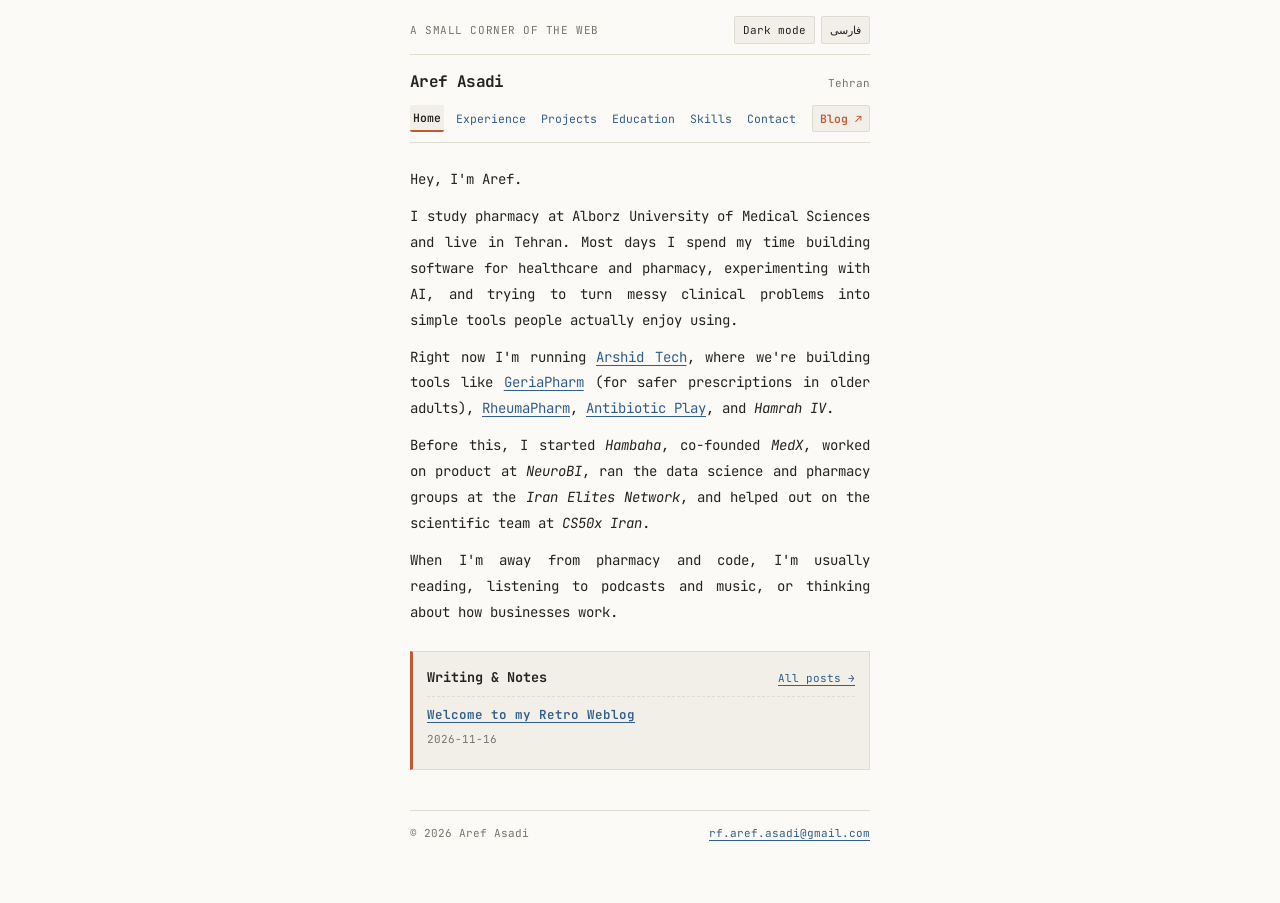
<file: index.html>
<!DOCTYPE html>
<html lang="en" dir="ltr" data-theme="light">
<head>
  <meta charset="UTF-8">
  <meta name="viewport" content="width=device-width, initial-scale=1">
  <meta name="description" content="Aref Asadi — Pharmacy student, founder, and software builder in Tehran.">
  <title>Aref Asadi</title>
  <link rel="preconnect" href="https://fonts.googleapis.com">
  <link rel="preconnect" href="https://fonts.gstatic.com" crossorigin>
  <link href="https://fonts.googleapis.com/css2?family=JetBrains+Mono:wght@400;500;600;700&family=Vazirmatn:wght@400;500;600;700&display=swap" rel="stylesheet">
  <link rel="stylesheet" href="assets/style.css">
</head>
<body>
  <div class="shell">
    <div class="sticky-top">
      <div class="topline">
        <span class="topline-label"><span class="en">A small corner of the web</span><span class="fa">گوشه‌ای کوچک از وب</span></span>
        <div class="controls">
          <button id="theme-toggle" type="button" aria-pressed="false"><span class="en">Dark mode</span><span class="fa">حالت تاریک</span></button>
          <button id="language-toggle" type="button" lang="fa" aria-label="Switch language">فارسی</button>
        </div>
      </div>

      <header class="top-nav-wrap">
        <div class="brand-row">
          <a class="site-brand" href="index.html"><span class="en">Aref Asadi</span><span class="fa">عارف اسدی</span></a>
          <span class="muted" style="font-size: 11px;"><span class="en">Tehran</span><span class="fa">تهران</span></span>
        </div>
        <nav class="nav-bar" aria-label="Site navigation">
          <div class="nav-main-links">
            <a href="index.html"><span class="en">Home</span><span class="fa">خانه</span></a>
            <a href="experience.html"><span class="en">Experience</span><span class="fa">سوابق</span></a>
            <a href="projects.html"><span class="en">Projects</span><span class="fa">پروژه‌ها</span></a>
            <a href="education.html"><span class="en">Education</span><span class="fa">تحصیلات</span></a>
            <a href="skills.html"><span class="en">Skills</span><span class="fa">مهارت‌ها</span></a>
            <a href="contact.html"><span class="en">Contact</span><span class="fa">تماس</span></a>
          </div>
          <a class="nav-blog-link" href="blog.html"><span class="en">Blog ↗</span><span class="fa">وبلاگ ↖</span></a>
        </nav>
      </header>
    </div>

    <main class="pg-main">
      <section>
        <p><span class="en">Hey, I'm Aref.</span><span class="fa">سلام، من عارفم.</span></p>

        <p>
          <span class="en">I study pharmacy at Alborz University of Medical Sciences and live in Tehran. Most days I spend my time building software for healthcare and pharmacy, experimenting with AI, and trying to turn messy clinical problems into simple tools people actually enjoy using.</span>
          <span class="fa">داروسازی می‌خوانم و در تهران زندگی می‌کنم. بیشتر روزهایم به ساختن نرم‌افزار برای داروسازی و سلامت، بازی کردن با هوش مصنوعی و تبدیل کردن دردسرهای واقعی بالینی به ابزارهای ساده و به درد بخور می‌گذرد.</span>
        </p>

        <p>
          <span class="en">Right now I'm running <a href="experience.html">Arshid Tech</a>, where we're building tools like <a href="https://geriapharm.arshid.tech/" target="_blank" rel="noopener noreferrer">GeriaPharm</a> (for safer prescriptions in older adults), <a href="https://rheumapharm.arshid.tech/" target="_blank" rel="noopener noreferrer">RheumaPharm</a>, <a href="https://antibioticplay.ir/" target="_blank" rel="noopener noreferrer">Antibiotic Play</a>, and <em>Hamrah IV</em>.</span>
          <span class="fa">این روزها مشغول اداره <a href="experience.html">آرشید تک</a> هستم و روی چیزهایی مثل <a href="https://geriapharm.arshid.tech/" target="_blank" rel="noopener noreferrer">جریافارم</a> (برای تجویز امن‌تر دارو در سالمندان)، <a href="https://rheumapharm.arshid.tech/" target="_blank" rel="noopener noreferrer">روماتوفارم</a>، <a href="https://antibioticplay.ir/" target="_blank" rel="noopener noreferrer">آنتی‌بیوتیک پلی</a> و <em>همراه تزریقی</em> کار می‌کنیم.</span>
        </p>

        <p>
          <span class="en">Before this, I started <em>Hambaha</em>, co-founded <em>MedX</em>, worked on product at <em>NeuroBI</em>, ran the data science and pharmacy groups at the <em>Iran Elites Network</em>, and helped out on the scientific team at <em>CS50x Iran</em>.</span>
          <span class="fa">قبل از این هم استارتاپ <em>هم‌بها</em> را راه انداختم، یکی از بنیان‌گذاران <em>مدایکس</em> بودم، در <em>نوروبی‌آی</em> روی محصول کار کردم، انجمن‌های علم داده و داروسازی <em>شبکه نخبگان ایران</em> را اداره کردم و در تیم علمی <em>دوره علوم کامپیوتر هاروارد در ایران</em> بودم.</span>
        </p>

        <p>
          <span class="en">When I'm away from pharmacy and code, I'm usually reading, listening to podcasts and music, or thinking about how businesses work.</span>
          <span class="fa">وقتی هم سراغ درس و کدنویسی نیستم، معمولاً کتاب می‌خوانم، پادکست و موسیقی گوش می‌دهم یا به این فکر می‌کنم که کسب‌وکارها چطور کار می‌کنند.</span>
        </p>
      </section>

      <aside class="writing-box" aria-label="Weblog">
        <div class="writing-box-head">
          <span class="writing-box-title"><span class="en">Writing &amp; Notes</span><span class="fa">وبلاگ و یادداشت‌ها</span></span>
          <a href="blog.html" style="font-size: 11px;"><span class="en">All posts →</span><span class="fa">همه نوشته‌ها ←</span></a>
        </div>
        <div id="home-posts-container" aria-live="polite">
          <p class="muted" style="font-size: 12px;"><span class="en">Loading…</span><span class="fa">در حال بارگذاری…</span></p>
        </div>
      </aside>
    </main>

    <footer class="site-footer">
      <span><span class="en">© 2026 Aref Asadi</span><span class="fa">© ۱۴۰۵ عارف اسدی</span></span>
      <span><a href="mailto:rf.aref.asadi@gmail.com">rf.aref.asadi@gmail.com</a></span>
    </footer>
  </div>

  <script src="assets/app.js"></script>
  <script>
    async function renderHomePosts() {
      const container = document.getElementById("home-posts-container");
      const posts = await window.SiteBlog.fetchAllBlogPosts();
      const isPersian = document.documentElement.lang === "fa";

      if (!posts.length) {
        container.innerHTML = `<p class="muted" style="font-size:12px;">${isPersian ? "هنوز نوشته‌ای منتشر نشده است." : "No posts yet."}</p>`;
        return;
      }

      container.innerHTML = posts.slice(0, 3).map(function (post) {
        const title = window.SiteBlog.escapeHtml(isPersian ? post.title_fa : post.title_en);
        const date = window.SiteBlog.escapeHtml(window.SiteBlog.formatDisplayDate(post.date, isPersian));
        return `
          <div style="padding: 6px 0; border-top: 1px dashed var(--rule); font-size: 12.5px;">
            <a href="post.html?slug=${encodeURIComponent(post.slug)}" style="font-weight: 600; display: block;">${title}</a>
            <time datetime="${window.SiteBlog.escapeHtml(post.date)}" style="font-size: 11px;">${date}</time>
          </div>
        `;
      }).join("");
    }

    renderHomePosts();
    window.addEventListener("site:languagechange", renderHomePosts);
  </script>
</body>
</html>
</file>
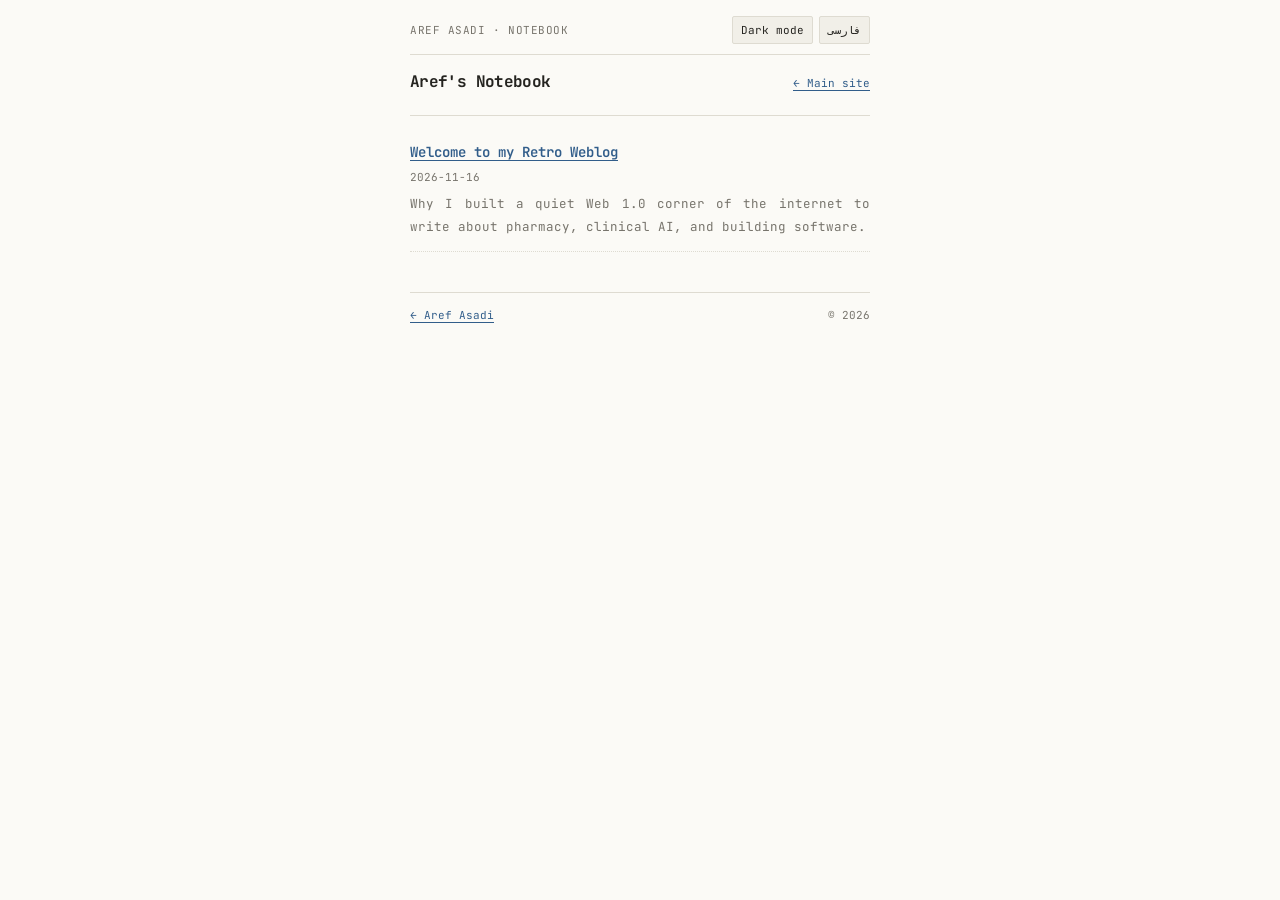
<file: blog.html>
<!DOCTYPE html>
<html lang="en" dir="ltr" data-theme="light">
<head>
  <meta charset="UTF-8">
  <meta name="viewport" content="width=device-width, initial-scale=1">
  <meta name="description" content="Essays and weblog notes by Aref Asadi.">
  <title>Blog — Aref Asadi</title>
  <link rel="preconnect" href="https://fonts.googleapis.com">
  <link rel="preconnect" href="https://fonts.gstatic.com" crossorigin>
  <link href="https://fonts.googleapis.com/css2?family=JetBrains+Mono:wght@400;500;600;700&family=Vazirmatn:wght@400;500;600;700&display=swap" rel="stylesheet">
  <link rel="stylesheet" href="assets/style.css">
</head>
<body>
  <div class="shell">
    <div class="sticky-top">
      <div class="topline">
        <span class="topline-label"><span class="en">Aref Asadi · Notebook</span><span class="fa">عارف اسدی · دفتر یادداشت</span></span>
        <div class="controls">
          <button id="theme-toggle" type="button" aria-pressed="false"><span class="en">Dark mode</span><span class="fa">حالت تاریک</span></button>
          <button id="language-toggle" type="button" lang="fa" aria-label="Switch language">فارسی</button>
        </div>
      </div>

      <header class="top-nav-wrap">
        <div class="brand-row">
          <a class="site-brand" href="blog.html"><span class="en">Aref's Notebook</span><span class="fa">دفتر یادداشت‌های عارف</span></a>
          <a href="index.html" style="font-size: 11px;"><span class="en">← Main site</span><span class="fa">بازگشت به سایت اصلی →</span></a>
        </div>
      </header>
    </div>

    <main class="pg-main">
      <section>
        <div id="blog-list-container" aria-live="polite">
          <p class="muted"><span class="en">Loading…</span><span class="fa">در حال بارگذاری…</span></p>
        </div>
      </section>
    </main>

    <footer class="site-footer">
      <span><a href="index.html"><span class="en">← Aref Asadi</span><span class="fa">عارف اسدی →</span></a></span>
      <span><span class="en">© 2026</span><span class="fa">© ۱۴۰۵</span></span>
    </footer>
  </div>

  <script src="assets/app.js"></script>
  <script>
    async function renderBlogArchive() {
      const container = document.getElementById("blog-list-container");
      const posts = await window.SiteBlog.fetchAllBlogPosts();
      const isPersian = document.documentElement.lang === "fa";

      if (!posts.length) {
        container.innerHTML = `<p class="muted">${isPersian ? "هنوز هیچ نوشته‌ای منتشر نشده است." : "No posts yet."}</p>`;
        return;
      }

      container.innerHTML = posts.map(function (post) {
        const title = window.SiteBlog.escapeHtml(isPersian ? post.title_fa : post.title_en);
        const excerpt = window.SiteBlog.escapeHtml(window.SiteBlog.makeExcerpt(post, isPersian));
        const formattedDate = window.SiteBlog.escapeHtml(window.SiteBlog.formatDisplayDate(post.date, isPersian));
        return `
          <article class="essay-item">
            <div class="essay-item-head">
              <a class="essay-title-link" href="post.html?slug=${encodeURIComponent(post.slug)}">${title}</a>
              <span class="entry-meta"><time datetime="${window.SiteBlog.escapeHtml(post.date)}">${formattedDate}</time></span>
            </div>
            <p class="essay-excerpt">${excerpt}</p>
          </article>
        `;
      }).join("");
    }

    renderBlogArchive();
    window.addEventListener("site:languagechange", renderBlogArchive);
  </script>
</body>
</html>
</file>
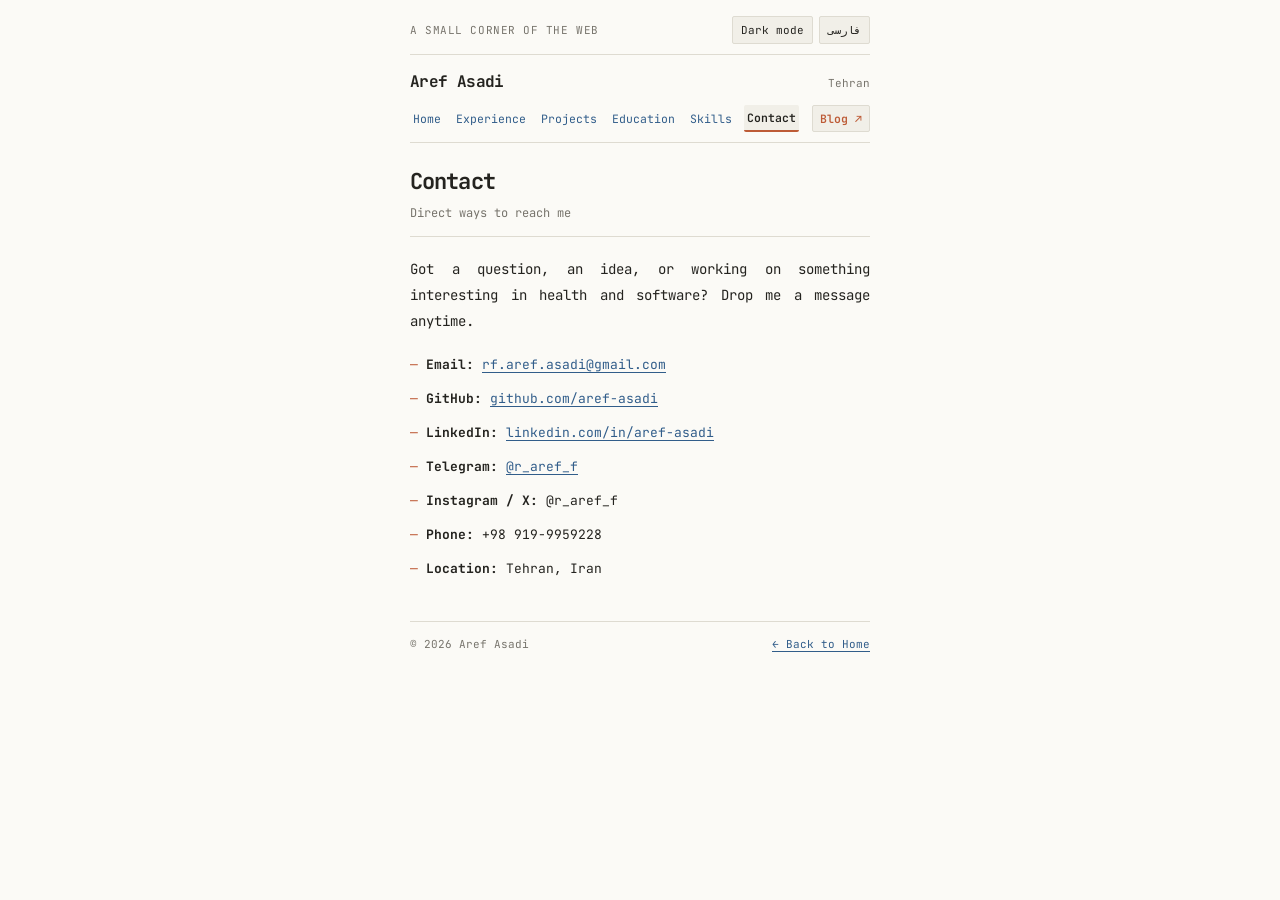
<file: contact.html>
<!DOCTYPE html>
<html lang="en" dir="ltr" data-theme="light">
<head>
  <meta charset="UTF-8">
  <meta name="viewport" content="width=device-width, initial-scale=1">
  <meta name="description" content="Contact Aref Asadi.">
  <title>Contact — Aref Asadi</title>
  <link rel="preconnect" href="https://fonts.googleapis.com">
  <link rel="preconnect" href="https://fonts.gstatic.com" crossorigin>
  <link href="https://fonts.googleapis.com/css2?family=JetBrains+Mono:wght@400;500;600;700&family=Vazirmatn:wght@400;500;600;700&display=swap" rel="stylesheet">
  <link rel="stylesheet" href="assets/style.css">
</head>
<body>
  <div class="shell">
    <div class="sticky-top">
      <div class="topline">
        <span class="topline-label"><span class="en">A small corner of the web</span><span class="fa">گوشه‌ای کوچک از وب</span></span>
        <div class="controls">
          <button id="theme-toggle" type="button" aria-pressed="false"><span class="en">Dark mode</span><span class="fa">حالت تاریک</span></button>
          <button id="language-toggle" type="button" lang="fa" aria-label="Switch language">فارسی</button>
        </div>
      </div>

      <header class="top-nav-wrap">
        <div class="brand-row">
          <a class="site-brand" href="index.html"><span class="en">Aref Asadi</span><span class="fa">عارف اسدی</span></a>
          <span class="muted" style="font-size: 11px;"><span class="en">Tehran</span><span class="fa">تهران</span></span>
        </div>
        <nav class="nav-bar" aria-label="Site navigation">
          <div class="nav-main-links">
            <a href="index.html"><span class="en">Home</span><span class="fa">خانه</span></a>
            <a href="experience.html"><span class="en">Experience</span><span class="fa">سوابق</span></a>
            <a href="projects.html"><span class="en">Projects</span><span class="fa">پروژه‌ها</span></a>
            <a href="education.html"><span class="en">Education</span><span class="fa">تحصیلات</span></a>
            <a href="skills.html"><span class="en">Skills</span><span class="fa">مهارت‌ها</span></a>
            <a href="contact.html"><span class="en">Contact</span><span class="fa">تماس</span></a>
          </div>
          <a class="nav-blog-link" href="blog.html"><span class="en">Blog ↗</span><span class="fa">وبلاگ ↖</span></a>
        </nav>
      </header>
    </div>

    <main class="pg-main">
      <header class="page-header">
        <h1><span class="en">Contact</span><span class="fa">تماس</span></h1>
        <p class="subtitle"><span class="en">Direct ways to reach me</span><span class="fa">راه‌های ارتباطی</span></p>
      </header>

      <section>
        <p>
          <span class="en">Got a question, an idea, or working on something interesting in health and software? Drop me a message anytime.</span>
          <span class="fa">اگر سوالی دارید، ایده‌ای در ذهن‌تان است یا روی موضوع جالبی در حوزه سلامت و نرم‌افزار کار می‌کنید، خوشحال می‌شوم پیام بدهید.</span>
        </p>

        <ul class="plain-list" style="margin-top: 18px;">
          <li><span class="en"><strong>Email:</strong> <a href="mailto:rf.aref.asadi@gmail.com">rf.aref.asadi@gmail.com</a></span><span class="fa"><strong>ایمیل:</strong> <a href="mailto:rf.aref.asadi@gmail.com" dir="ltr">rf.aref.asadi@gmail.com</a></span></li>
          <li><span class="en"><strong>GitHub:</strong> <a href="https://github.com/aref-asadi" target="_blank" rel="noopener noreferrer">github.com/aref-asadi</a></span><span class="fa"><strong>گیت‌هاب:</strong> <a href="https://github.com/aref-asadi" target="_blank" rel="noopener noreferrer" dir="ltr">github.com/aref-asadi</a></span></li>
          <li><span class="en"><strong>LinkedIn:</strong> <a href="https://www.linkedin.com/in/aref-asadi/" target="_blank" rel="noopener noreferrer">linkedin.com/in/aref-asadi</a></span><span class="fa"><strong>لینکدین:</strong> <a href="https://www.linkedin.com/in/aref-asadi/" target="_blank" rel="noopener noreferrer" dir="ltr">linkedin.com/in/aref-asadi</a></span></li>
          <li><span class="en"><strong>Telegram:</strong> <a href="https://t.me/r_aref_f" target="_blank" rel="noopener noreferrer">@r_aref_f</a></span><span class="fa"><strong>تلگرام:</strong> <a href="https://t.me/r_aref_f" target="_blank" rel="noopener noreferrer" dir="ltr">@r_aref_f</a></span></li>
          <li><span class="en"><strong>Instagram / X:</strong> @r_aref_f</span><span class="fa"><strong>اینستاگرام و ایکس:</strong> <span dir="ltr">@r_aref_f</span></span></li>
          <li><span class="en"><strong>Phone:</strong> +98 919-9959228</span><span class="fa"><strong>تلفن:</strong> <span dir="ltr">۰۹۱۹-۹۹۵۹۲۲۸</span></span></li>
          <li><span class="en"><strong>Location:</strong> Tehran, Iran</span><span class="fa"><strong>موقعیت:</strong> تهران، ایران</span></li>
        </ul>
      </section>
    </main>

    <footer class="site-footer">
      <span><span class="en">© 2026 Aref Asadi</span><span class="fa">© ۱۴۰۵ عارف اسدی</span></span>
      <span><a href="index.html"><span class="en">← Back to Home</span><span class="fa">بازگشت به خانه →</span></a></span>
    </footer>
  </div>

  <script src="assets/app.js"></script>
</body>
</html>
</file>
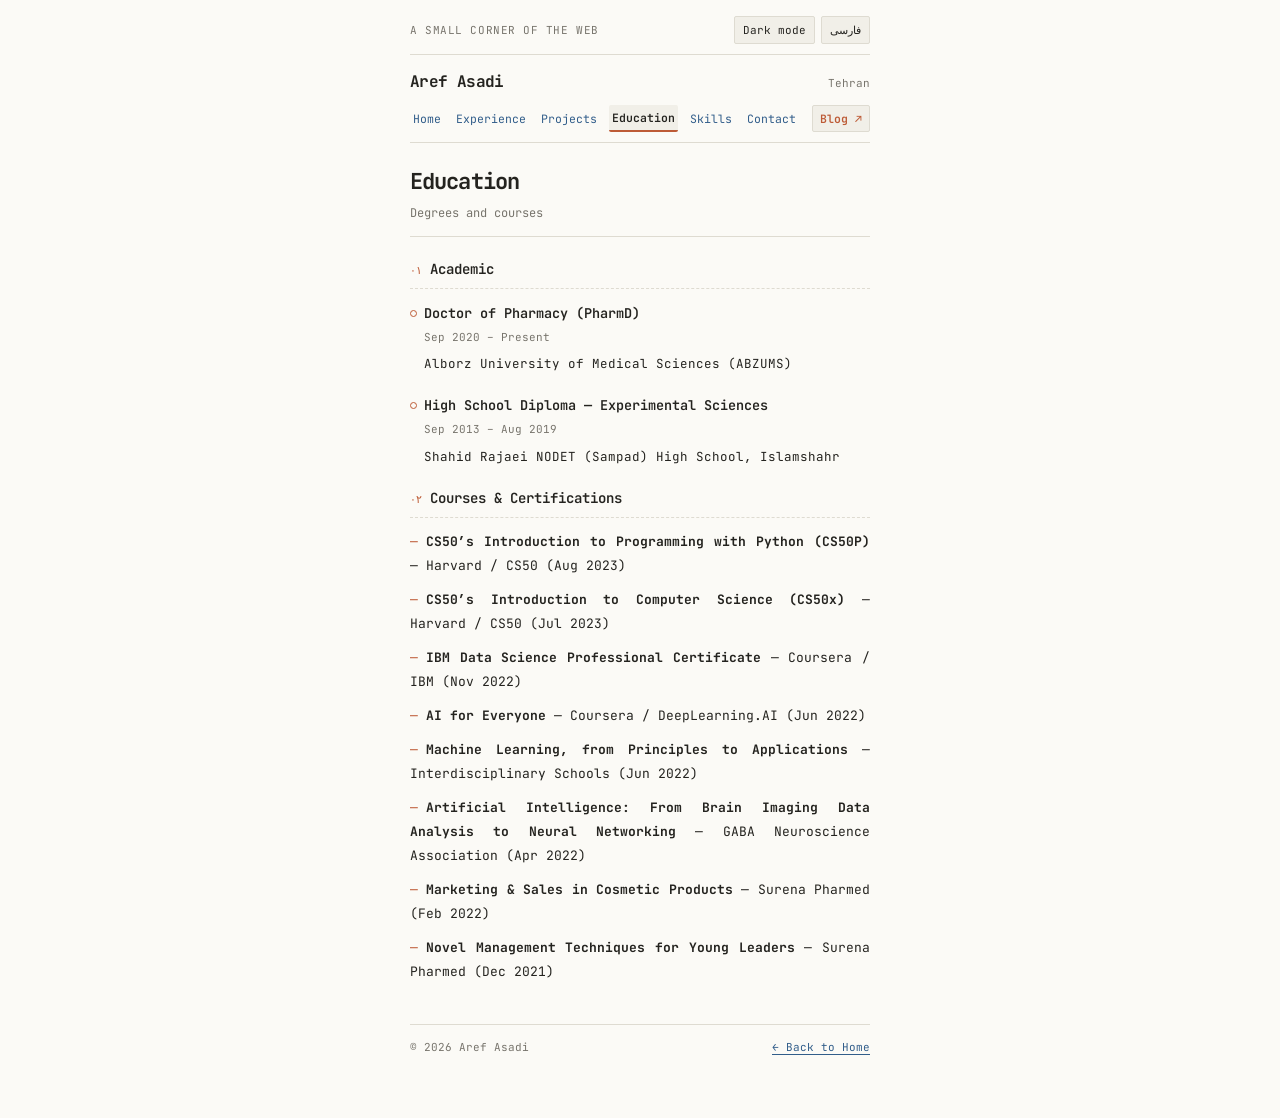
<file: education.html>
<!DOCTYPE html>
<html lang="en" dir="ltr" data-theme="light">
<head>
  <meta charset="UTF-8">
  <meta name="viewport" content="width=device-width, initial-scale=1">
  <meta name="description" content="Education and certifications of Aref Asadi.">
  <title>Education — Aref Asadi</title>
  <link rel="preconnect" href="https://fonts.googleapis.com">
  <link rel="preconnect" href="https://fonts.gstatic.com" crossorigin>
  <link href="https://fonts.googleapis.com/css2?family=JetBrains+Mono:wght@400;500;600;700&family=Vazirmatn:wght@400;500;600;700&display=swap" rel="stylesheet">
  <link rel="stylesheet" href="assets/style.css">
</head>
<body>
  <div class="shell">
    <div class="sticky-top">
      <div class="topline">
        <span class="topline-label"><span class="en">A small corner of the web</span><span class="fa">گوشه‌ای کوچک از وب</span></span>
        <div class="controls">
          <button id="theme-toggle" type="button" aria-pressed="false"><span class="en">Dark mode</span><span class="fa">حالت تاریک</span></button>
          <button id="language-toggle" type="button" lang="fa" aria-label="Switch language">فارسی</button>
        </div>
      </div>

      <header class="top-nav-wrap">
        <div class="brand-row">
          <a class="site-brand" href="index.html"><span class="en">Aref Asadi</span><span class="fa">عارف اسدی</span></a>
          <span class="muted" style="font-size: 11px;"><span class="en">Tehran</span><span class="fa">تهران</span></span>
        </div>
        <nav class="nav-bar" aria-label="Site navigation">
          <div class="nav-main-links">
            <a href="index.html"><span class="en">Home</span><span class="fa">خانه</span></a>
            <a href="experience.html"><span class="en">Experience</span><span class="fa">سوابق</span></a>
            <a href="projects.html"><span class="en">Projects</span><span class="fa">پروژه‌ها</span></a>
            <a href="education.html"><span class="en">Education</span><span class="fa">تحصیلات</span></a>
            <a href="skills.html"><span class="en">Skills</span><span class="fa">مهارت‌ها</span></a>
            <a href="contact.html"><span class="en">Contact</span><span class="fa">تماس</span></a>
          </div>
          <a class="nav-blog-link" href="blog.html"><span class="en">Blog ↗</span><span class="fa">وبلاگ ↖</span></a>
        </nav>
      </header>
    </div>

    <main class="pg-main">
      <header class="page-header">
        <h1><span class="en">Education</span><span class="fa">تحصیلات و آموزش‌ها</span></h1>
        <p class="subtitle"><span class="en">Degrees and courses</span><span class="fa">مدارک تحصیلی و دوره‌های تخصصی</span></p>
      </header>

      <section>
        <h2><span class="number">۰۱</span><span class="en">Academic</span><span class="fa">تحصیلات دانشگاهی و مدرسه</span></h2>

        <div class="entry">
          <div class="entry-head">
            <h3><span class="en">Doctor of Pharmacy (PharmD)</span><span class="fa">دکترای حرفه‌ای داروسازی</span></h3>
            <span class="entry-meta"><span class="en">Sep 2020 – Present</span><span class="fa">مهر ۱۳۹۹ – تاکنون</span></span>
          </div>
          <p><span class="en">Alborz University of Medical Sciences (ABZUMS)</span><span class="fa">دانشگاه علوم پزشکی البرز</span></p>
        </div>

        <div class="entry">
          <div class="entry-head">
            <h3><span class="en">High School Diploma — Experimental Sciences</span><span class="fa">دیپلم علوم تجربی</span></h3>
            <span class="entry-meta"><span class="en">Sep 2013 – Aug 2019</span><span class="fa">مهر ۱۳۹۲ – مرداد ۱۳۹۸</span></span>
          </div>
          <p><span class="en">Shahid Rajaei NODET (Sampad) High School, Islamshahr</span><span class="fa">دبیرستان استعدادهای درخشان شهید رجایی اسلامشهر</span></p>
        </div>
      </section>

      <section>
        <h2><span class="number">۰۲</span><span class="en">Courses &amp; Certifications</span><span class="fa">دوره‌ها و گواهینامه‌ها</span></h2>
        <ul class="plain-list">
          <li><span class="en"><strong>CS50’s Introduction to Programming with Python (CS50P)</strong> — Harvard / CS50 (Aug 2023)</span><span class="fa"><strong>مبانی برنامه‌نویسی با پایتون (CS50P)</strong> — دانشگاه هاروارد (مرداد ۱۴۰۲)</span></li>
          <li><span class="en"><strong>CS50’s Introduction to Computer Science (CS50x)</strong> — Harvard / CS50 (Jul 2023)</span><span class="fa"><strong>مبانی علوم کامپیوتر (CS50x)</strong> — دانشگاه هاروارد (تیر ۱۴۰۲)</span></li>
          <li><span class="en"><strong>IBM Data Science Professional Certificate</strong> — Coursera / IBM (Nov 2022)</span><span class="fa"><strong>گواهینامه حرفه‌ای علم داده آی‌بی‌ام</strong> — کورسرا (آبان ۱۴۰۱)</span></li>
          <li><span class="en"><strong>AI for Everyone</strong> — Coursera / DeepLearning.AI (Jun 2022)</span><span class="fa"><strong>هوش مصنوعی برای همه</strong> — کورسرا (خرداد ۱۴۰۱)</span></li>
          <li><span class="en"><strong>Machine Learning, from Principles to Applications</strong> — Interdisciplinary Schools (Jun 2022)</span><span class="fa"><strong>یادگیری ماشین، از اصول تا کاربرد</strong> — مدارس میان‌رشته‌ای (خرداد ۱۴۰۱)</span></li>
          <li><span class="en"><strong>Artificial Intelligence: From Brain Imaging Data Analysis to Neural Networking</strong> — GABA Neuroscience Association (Apr 2022)</span><span class="fa"><strong>هوش مصنوعی: از تحلیل داده‌های تصویربرداری مغز تا شبکه‌های عصبی</strong> — انجمن علوم اعصاب گابا (فروردین ۱۴۰۱)</span></li>
          <li><span class="en"><strong>Marketing &amp; Sales in Cosmetic Products</strong> — Surena Pharmed (Feb 2022)</span><span class="fa"><strong>بازاریابی و فروش محصولات آرایشی و بهداشتی</strong> — سورنا فارمد (بهمن ۱۴۰۰)</span></li>
          <li><span class="en"><strong>Novel Management Techniques for Young Leaders</strong> — Surena Pharmed (Dec 2021)</span><span class="fa"><strong>تکنیک‌های نوین مدیریت برای رهبران جوان</strong> — سورنا فارمد (آذر ۱۴۰۰)</span></li>
        </ul>
      </section>
    </main>

    <footer class="site-footer">
      <span><span class="en">© 2026 Aref Asadi</span><span class="fa">© ۱۴۰۵ عارف اسدی</span></span>
      <span><a href="index.html"><span class="en">← Back to Home</span><span class="fa">بازگشت به خانه →</span></a></span>
    </footer>
  </div>

  <script src="assets/app.js"></script>
</body>
</html>
</file>
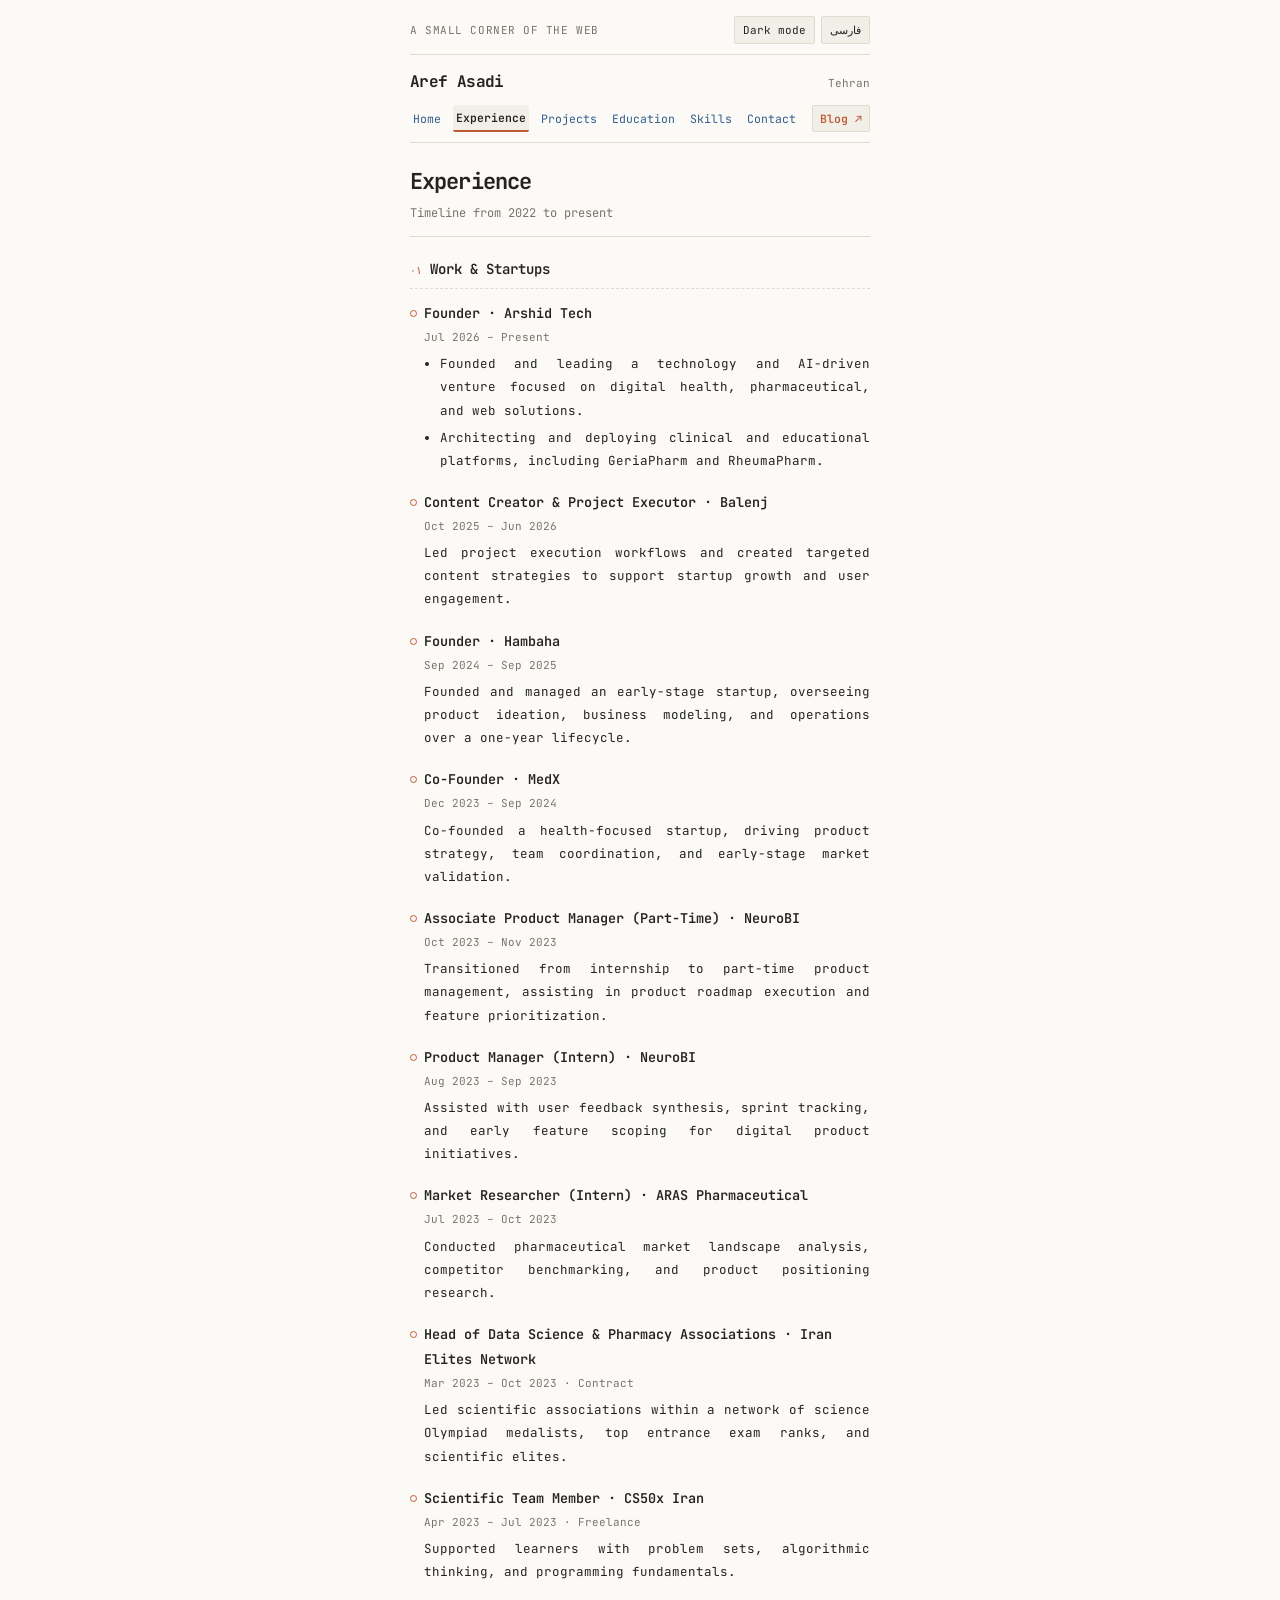
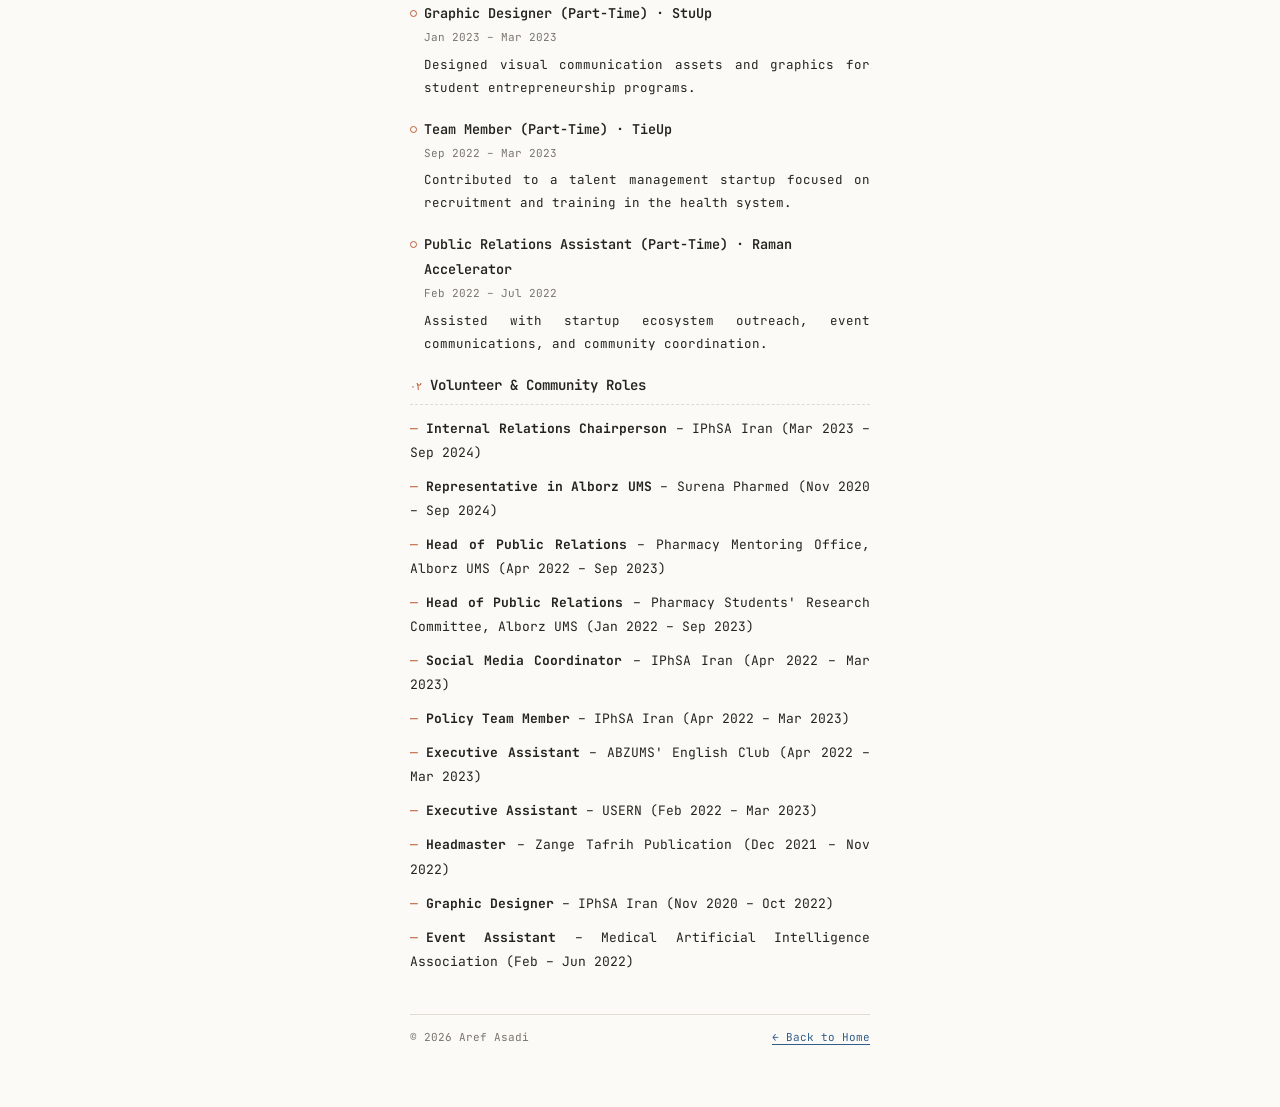
<file: experience.html>
<!DOCTYPE html>
<html lang="en" dir="ltr" data-theme="light">
<head>
  <meta charset="UTF-8">
  <meta name="viewport" content="width=device-width, initial-scale=1">
  <meta name="description" content="Experience and volunteer work of Aref Asadi.">
  <title>Experience — Aref Asadi</title>
  <link rel="preconnect" href="https://fonts.googleapis.com">
  <link rel="preconnect" href="https://fonts.gstatic.com" crossorigin>
  <link href="https://fonts.googleapis.com/css2?family=JetBrains+Mono:wght@400;500;600;700&family=Vazirmatn:wght@400;500;600;700&display=swap" rel="stylesheet">
  <link rel="stylesheet" href="assets/style.css">
</head>
<body>
  <div class="shell">
    <div class="sticky-top">
      <div class="topline">
        <span class="topline-label"><span class="en">A small corner of the web</span><span class="fa">گوشه‌ای کوچک از وب</span></span>
        <div class="controls">
          <button id="theme-toggle" type="button" aria-pressed="false"><span class="en">Dark mode</span><span class="fa">حالت تاریک</span></button>
          <button id="language-toggle" type="button" lang="fa" aria-label="Switch language">فارسی</button>
        </div>
      </div>

      <header class="top-nav-wrap">
        <div class="brand-row">
          <a class="site-brand" href="index.html"><span class="en">Aref Asadi</span><span class="fa">عارف اسدی</span></a>
          <span class="muted" style="font-size: 11px;"><span class="en">Tehran</span><span class="fa">تهران</span></span>
        </div>
        <nav class="nav-bar" aria-label="Site navigation">
          <div class="nav-main-links">
            <a href="index.html"><span class="en">Home</span><span class="fa">خانه</span></a>
            <a href="experience.html"><span class="en">Experience</span><span class="fa">سوابق</span></a>
            <a href="projects.html"><span class="en">Projects</span><span class="fa">پروژه‌ها</span></a>
            <a href="education.html"><span class="en">Education</span><span class="fa">تحصیلات</span></a>
            <a href="skills.html"><span class="en">Skills</span><span class="fa">مهارت‌ها</span></a>
            <a href="contact.html"><span class="en">Contact</span><span class="fa">تماس</span></a>
          </div>
          <a class="nav-blog-link" href="blog.html"><span class="en">Blog ↗</span><span class="fa">وبلاگ ↖</span></a>
        </nav>
      </header>
    </div>

    <main class="pg-main">
      <header class="page-header">
        <h1><span class="en">Experience</span><span class="fa">سوابق کاری و فعالیت‌ها</span></h1>
        <p class="subtitle"><span class="en">Timeline from 2022 to present</span><span class="fa">سیر زمانی فعالیت‌ها از بهمن ۱۴۰۰ تا امروز</span></p>
      </header>

      <section>
        <h2><span class="number">۰۱</span><span class="en">Work &amp; Startups</span><span class="fa">سوابق کاری و استارتاپی</span></h2>

        <div class="entry">
          <div class="entry-head">
            <h3><span class="en">Founder · Arshid Tech</span><span class="fa">بنیان‌گذار · آرشید تک</span></h3>
            <span class="entry-meta"><span class="en">Jul 2026 – Present</span><span class="fa">تیر ۱۴۰۵ – تاکنون</span></span>
          </div>
          <ul>
            <li><span class="en">Founded and leading a technology and AI-driven venture focused on digital health, pharmaceutical, and web solutions.</span><span class="fa">بنیان‌گذاری و راهبری یک مجموعه فناورانه و مبتنی بر هوش مصنوعی با تمرکز بر سلامت دیجیتال، داروسازی و وب.</span></li>
            <li><span class="en">Architecting and deploying clinical and educational platforms, including GeriaPharm and RheumaPharm.</span><span class="fa">طراحی و پیاده‌سازی پلتفرم‌های بالینی و آموزشی از جمله جریافارم و روماتوفارم.</span></li>
          </ul>
        </div>

        <div class="entry">
          <div class="entry-head">
            <h3><span class="en">Content Creator &amp; Project Executor · Balenj</span><span class="fa">تولیدکننده محتوا و مجری پروژه · بالنج</span></h3>
            <span class="entry-meta"><span class="en">Oct 2025 – Jun 2026</span><span class="fa">مهر ۱۴۰۴ – خرداد ۱۴۰۵</span></span>
          </div>
          <p><span class="en">Led project execution workflows and created targeted content strategies to support startup growth and user engagement.</span><span class="fa">هدایت جریان‌های اجرای پروژه و طراحی راهبرد محتوا برای رشد استارتاپ و تعامل کاربران.</span></p>
        </div>

        <div class="entry">
          <div class="entry-head">
            <h3><span class="en">Founder · Hambaha</span><span class="fa">بنیان‌گذار · هم‌بها</span></h3>
            <span class="entry-meta"><span class="en">Sep 2024 – Sep 2025</span><span class="fa">شهریور ۱۴۰۳ – شهریور ۱۴۰۴</span></span>
          </div>
          <p><span class="en">Founded and managed an early-stage startup, overseeing product ideation, business modeling, and operations over a one-year lifecycle.</span><span class="fa">بنیان‌گذاری و مدیریت یک استارتاپ نوپا؛ از ایده‌پردازی محصول و مدل کسب‌وکار تا اجرای عملیات در یک دوره یک‌ساله.</span></p>
        </div>

        <div class="entry">
          <div class="entry-head">
            <h3><span class="en">Co-Founder · MedX</span><span class="fa">هم‌بنیان‌گذار · مدایکس</span></h3>
            <span class="entry-meta"><span class="en">Dec 2023 – Sep 2024</span><span class="fa">آذر ۱۴۰۲ – شهریور ۱۴۰۳</span></span>
          </div>
          <p><span class="en">Co-founded a health-focused startup, driving product strategy, team coordination, and early-stage market validation.</span><span class="fa">هم‌بنیان‌گذاری یک استارتاپ سلامت‌محور، هدایت راهبرد محصول، هماهنگی تیم و اعتبارسنجی اولیه بازار.</span></p>
        </div>

        <div class="entry">
          <div class="entry-head">
            <h3><span class="en">Associate Product Manager (Part-Time) · NeuroBI</span><span class="fa">دستیار مدیر محصول (پاره‌وقت) · نوروبی‌آی</span></h3>
            <span class="entry-meta"><span class="en">Oct 2023 – Nov 2023</span><span class="fa">مهر ۱۴۰۲ – آبان ۱۴۰۲</span></span>
          </div>
          <p><span class="en">Transitioned from internship to part-time product management, assisting in product roadmap execution and feature prioritization.</span><span class="fa">ارتقا از دوره کارآموزی به مدیریت محصول پاره‌وقت و مشارکت در اجرای نقشه راه محصول و اولویت‌بندی قابلیت‌ها.</span></p>
        </div>

        <div class="entry">
          <div class="entry-head">
            <h3><span class="en">Product Manager (Intern) · NeuroBI</span><span class="fa">کارآموز مدیریت محصول · نوروبی‌آی</span></h3>
            <span class="entry-meta"><span class="en">Aug 2023 – Sep 2023</span><span class="fa">مرداد ۱۴۰۲ – شهریور ۱۴۰۲</span></span>
          </div>
          <p><span class="en">Assisted with user feedback synthesis, sprint tracking, and early feature scoping for digital product initiatives.</span><span class="fa">همکاری در تحلیل بازخورد کاربران، پیگیری اسپرینت‌ها و تعریف اولیه قابلیت‌های محصول.</span></p>
        </div>

        <div class="entry">
          <div class="entry-head">
            <h3><span class="en">Market Researcher (Intern) · ARAS Pharmaceutical</span><span class="fa">کارآموز تحقیقات بازار · داروسازی ارس</span></h3>
            <span class="entry-meta"><span class="en">Jul 2023 – Oct 2023</span><span class="fa">تیر ۱۴۰۲ – مهر ۱۴۰۲</span></span>
          </div>
          <p><span class="en">Conducted pharmaceutical market landscape analysis, competitor benchmarking, and product positioning research.</span><span class="fa">تحلیل فضای بازار دارویی، بررسی رقبا و پژوهش برای جایگاه‌یابی محصولات دارویی.</span></p>
        </div>

        <div class="entry">
          <div class="entry-head">
            <h3><span class="en">Head of Data Science &amp; Pharmacy Associations · Iran Elites Network</span><span class="fa">سرپرست انجمن علم داده و انجمن داروسازی · شبکه نخبگان ایران</span></h3>
            <span class="entry-meta"><span class="en">Mar 2023 – Oct 2023 · Contract</span><span class="fa">اسفند ۱۴۰۱ – مهر ۱۴۰۲ · قراردادی</span></span>
          </div>
          <p><span class="en">Led scientific associations within a network of science Olympiad medalists, top entrance exam ranks, and scientific elites.</span><span class="fa">مدیریت انجمن‌های علمی در شبکه‌ای از مدال‌آوران المپیادهای علمی، رتبه‌های برتر کنکور و نخبگان علمی.</span></p>
        </div>

        <div class="entry">
          <div class="entry-head">
            <h3><span class="en">Scientific Team Member · CS50x Iran</span><span class="fa">عضو تیم علمی · دوره علوم کامپیوتر هاروارد در ایران</span></h3>
            <span class="entry-meta"><span class="en">Apr 2023 – Jul 2023 · Freelance</span><span class="fa">فروردین ۱۴۰۲ – تیر ۱۴۰۲ · آزاد</span></span>
          </div>
          <p><span class="en">Supported learners with problem sets, algorithmic thinking, and programming fundamentals.</span><span class="fa">پشتیبانی علمی از دانشجویان در حل تمرین‌ها، تفکر الگوریتمی و مبانی برنامه‌نویسی.</span></p>
        </div>

        <div class="entry">
          <div class="entry-head">
            <h3><span class="en">Graphic Designer (Part-Time) · StuUp</span><span class="fa">طراح گرافیک (پاره‌وقت) · استواپ</span></h3>
            <span class="entry-meta"><span class="en">Jan 2023 – Mar 2023</span><span class="fa">دی ۱۴۰۱ – اسفند ۱۴۰۱</span></span>
          </div>
          <p><span class="en">Designed visual communication assets and graphics for student entrepreneurship programs.</span><span class="fa">طراحی محتوای بصری و گرافیکی برای برنامه‌ها و رویدادهای کارآفرینی دانشجویی.</span></p>
        </div>

        <div class="entry">
          <div class="entry-head">
            <h3><span class="en">Team Member (Part-Time) · TieUp</span><span class="fa">عضو تیم (پاره‌وقت) · تای‌آپ</span></h3>
            <span class="entry-meta"><span class="en">Sep 2022 – Mar 2023</span><span class="fa">شهریور ۱۴۰۱ – اسفند ۱۴۰۱</span></span>
          </div>
          <p><span class="en">Contributed to a talent management startup focused on recruitment and training in the health system.</span><span class="fa">همکاری در استارتاپ مدیریت استعداد فعال در جذب و آموزش تخصصی نظام سلامت برای اتصال کارجویان و کارفرمایان.</span></p>
        </div>

        <div class="entry">
          <div class="entry-head">
            <h3><span class="en">Public Relations Assistant (Part-Time) · Raman Accelerator</span><span class="fa">دستیار روابط عمومی (پاره‌وقت) · شتاب‌دهنده رامان</span></h3>
            <span class="entry-meta"><span class="en">Feb 2022 – Jul 2022</span><span class="fa">بهمن ۱۴۰۰ – تیر ۱۴۰۱</span></span>
          </div>
          <p><span class="en">Assisted with startup ecosystem outreach, event communications, and community coordination.</span><span class="fa">همکاری در ارتباطات اکوسیستم استارتاپی، اطلاع‌رسانی رویدادها و هماهنگی جامعه کارآفرینی.</span></p>
        </div>
      </section>

      <section>
        <h2><span class="number">۰۲</span><span class="en">Volunteer &amp; Community Roles</span><span class="fa">فعالیت‌های داوطلبانه و مسئولیت‌های علمی</span></h2>
        <ul class="plain-list">
          <li><span class="en"><strong>Internal Relations Chairperson</strong> – IPhSA Iran (Mar 2023 – Sep 2024)</span><span class="fa"><strong>رئیس روابط داخلی</strong> – انجمن دانشجویان داروسازی ایران (اسفند ۱۴۰۱ – شهریور ۱۴۰۳)</span></li>
          <li><span class="en"><strong>Representative in Alborz UMS</strong> – Surena Pharmed (Nov 2020 – Sep 2024)</span><span class="fa"><strong>نماینده دانشگاه علوم پزشکی البرز</strong> – سورنا فارمد (آبان ۱۳۹۹ – شهریور ۱۴۰۳)</span></li>
          <li><span class="en"><strong>Head of Public Relations</strong> – Pharmacy Mentoring Office, Alborz UMS (Apr 2022 – Sep 2023)</span><span class="fa"><strong>سرپرست روابط عمومی</strong> – دفتر منتورینگ دانشکده داروسازی البرز (فروردین ۱۴۰۱ – شهریور ۱۴۰۲)</span></li>
          <li><span class="en"><strong>Head of Public Relations</strong> – Pharmacy Students' Research Committee, Alborz UMS (Jan 2022 – Sep 2023)</span><span class="fa"><strong>سرپرست روابط عمومی</strong> – کمیته تحقیقات دانشجویی داروسازی البرز (دی ۱۴۰۰ – شهریور ۱۴۰۲)</span></li>
          <li><span class="en"><strong>Social Media Coordinator</strong> – IPhSA Iran (Apr 2022 – Mar 2023)</span><span class="fa"><strong>هماهنگ‌کننده شبکه‌های اجتماعی</strong> – انجمن دانشجویان داروسازی ایران (فروردین ۱۴۰۱ – اسفند ۱۴۰۱)</span></li>
          <li><span class="en"><strong>Policy Team Member</strong> – IPhSA Iran (Apr 2022 – Mar 2023)</span><span class="fa"><strong>عضو تیم سیاست‌گذاری</strong> – انجمن دانشجویان داروسازی ایران (فروردین ۱۴۰۱ – اسفند ۱۴۰۱)</span></li>
          <li><span class="en"><strong>Executive Assistant</strong> – ABZUMS' English Club (Apr 2022 – Mar 2023)</span><span class="fa"><strong>دستیار اجرایی</strong> – کلوپ زبان انگلیسی دانشگاه علوم پزشکی البرز (فروردین ۱۴۰۱ – اسفند ۱۴۰۱)</span></li>
          <li><span class="en"><strong>Executive Assistant</strong> – USERN (Feb 2022 – Mar 2023)</span><span class="fa"><strong>دستیار اجرایی</strong> – شبکه جهانی آموزش و پژوهش‌های علمی یوسرن (بهمن ۱۴۰۰ – اسفند ۱۴۰۱)</span></li>
          <li><span class="en"><strong>Headmaster</strong> – Zange Tafrih Publication (Dec 2021 – Nov 2022)</span><span class="fa"><strong>مدیرمسئول</strong> – نشریه زنگ تفریح (آذر ۱۴۰۰ – آبان ۱۴۰۱)</span></li>
          <li><span class="en"><strong>Graphic Designer</strong> – IPhSA Iran (Nov 2020 – Oct 2022)</span><span class="fa"><strong>طراح گرافیک</strong> – انجمن دانشجویان داروسازی ایران (آبان ۱۳۹۹ – مهر ۱۴۰۱)</span></li>
          <li><span class="en"><strong>Event Assistant</strong> – Medical Artificial Intelligence Association (Feb – Jun 2022)</span><span class="fa"><strong>دستیار رویداد</strong> – انجمن هوش مصنوعی پزشکی (بهمن ۱۴۰۰ – خرداد ۱۴۰۱)</span></li>
        </ul>
      </section>
    </main>

    <footer class="site-footer">
      <span><span class="en">© 2026 Aref Asadi</span><span class="fa">© ۱۴۰۵ عارف اسدی</span></span>
      <span><a href="index.html"><span class="en">← Back to Home</span><span class="fa">بازگشت به خانه →</span></a></span>
    </footer>
  </div>

  <script src="assets/app.js"></script>
</body>
</html>
</file>
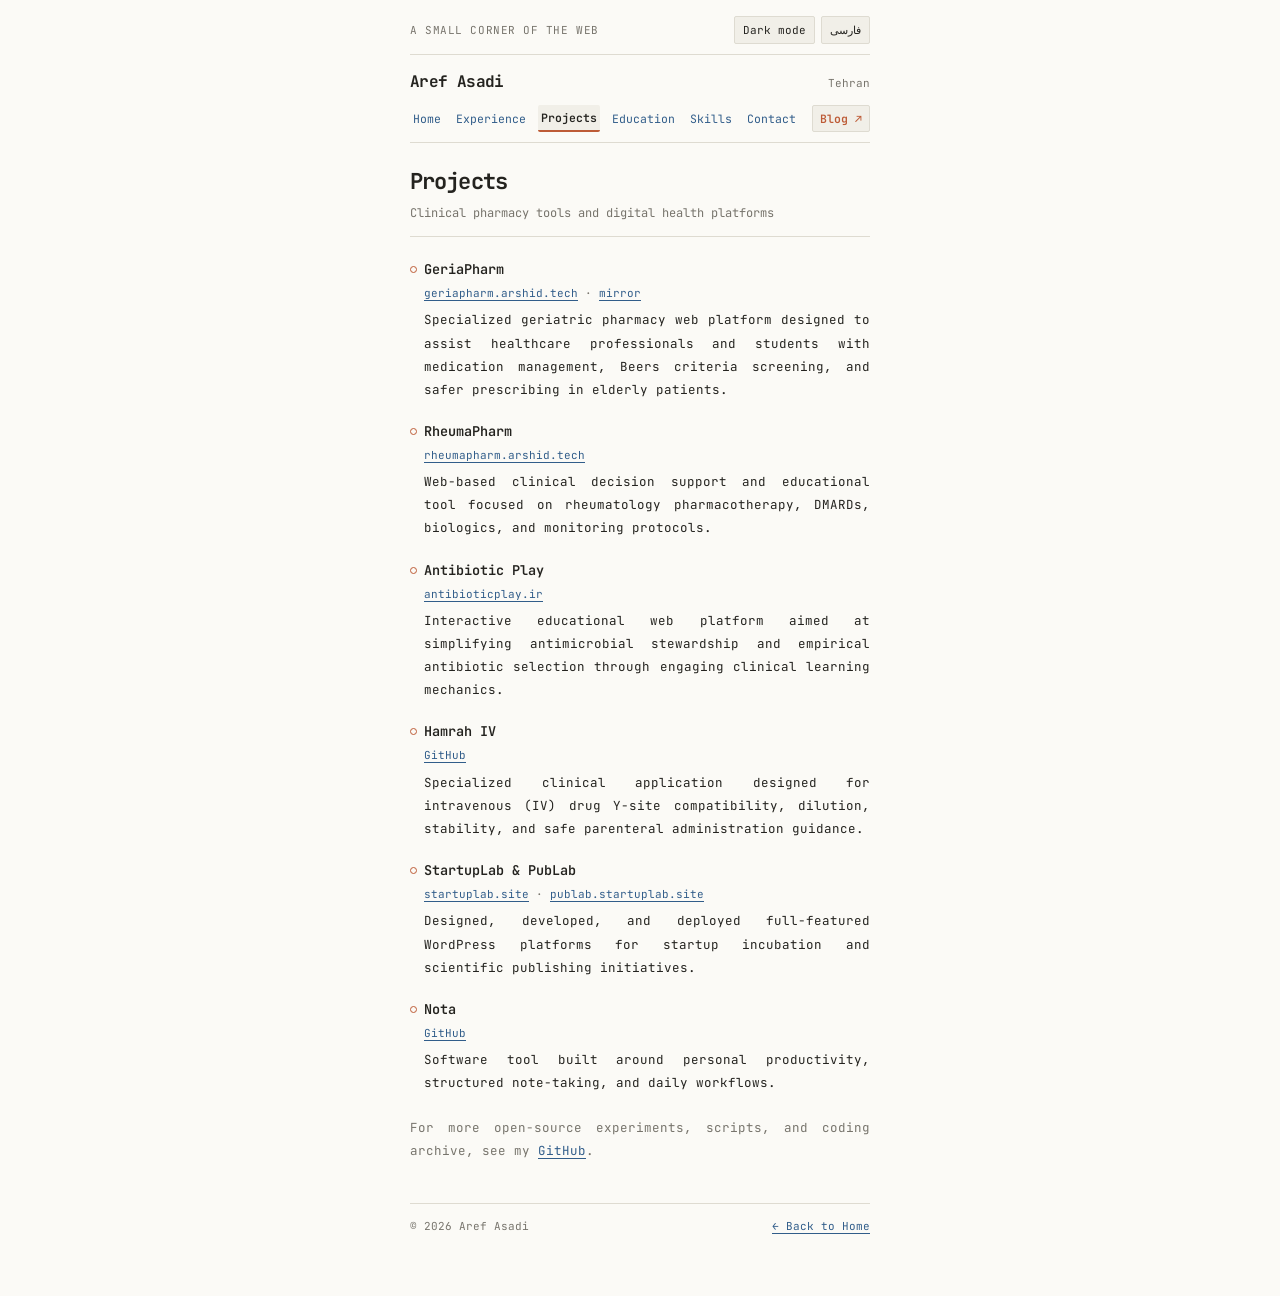
<file: projects.html>
<!DOCTYPE html>
<html lang="en" dir="ltr" data-theme="light">
<head>
  <meta charset="UTF-8">
  <meta name="viewport" content="width=device-width, initial-scale=1">
  <meta name="description" content="Clinical and HealthTech projects built by Aref Asadi.">
  <title>Projects — Aref Asadi</title>
  <link rel="preconnect" href="https://fonts.googleapis.com">
  <link rel="preconnect" href="https://fonts.gstatic.com" crossorigin>
  <link href="https://fonts.googleapis.com/css2?family=JetBrains+Mono:wght@400;500;600;700&family=Vazirmatn:wght@400;500;600;700&display=swap" rel="stylesheet">
  <link rel="stylesheet" href="assets/style.css">
</head>
<body>
  <div class="shell">
    <div class="sticky-top">
      <div class="topline">
        <span class="topline-label"><span class="en">A small corner of the web</span><span class="fa">گوشه‌ای کوچک از وب</span></span>
        <div class="controls">
          <button id="theme-toggle" type="button" aria-pressed="false"><span class="en">Dark mode</span><span class="fa">حالت تاریک</span></button>
          <button id="language-toggle" type="button" lang="fa" aria-label="Switch language">فارسی</button>
        </div>
      </div>

      <header class="top-nav-wrap">
        <div class="brand-row">
          <a class="site-brand" href="index.html"><span class="en">Aref Asadi</span><span class="fa">عارف اسدی</span></a>
          <span class="muted" style="font-size: 11px;"><span class="en">Tehran</span><span class="fa">تهران</span></span>
        </div>
        <nav class="nav-bar" aria-label="Site navigation">
          <div class="nav-main-links">
            <a href="index.html"><span class="en">Home</span><span class="fa">خانه</span></a>
            <a href="experience.html"><span class="en">Experience</span><span class="fa">سوابق</span></a>
            <a href="projects.html"><span class="en">Projects</span><span class="fa">پروژه‌ها</span></a>
            <a href="education.html"><span class="en">Education</span><span class="fa">تحصیلات</span></a>
            <a href="skills.html"><span class="en">Skills</span><span class="fa">مهارت‌ها</span></a>
            <a href="contact.html"><span class="en">Contact</span><span class="fa">تماس</span></a>
          </div>
          <a class="nav-blog-link" href="blog.html"><span class="en">Blog ↗</span><span class="fa">وبلاگ ↖</span></a>
        </nav>
      </header>
    </div>

    <main class="pg-main">
      <header class="page-header">
        <h1><span class="en">Projects</span><span class="fa">پروژه‌ها</span></h1>
        <p class="subtitle"><span class="en">Clinical pharmacy tools and digital health platforms</span><span class="fa">ابزارهای داروسازی بالینی و پلتفرم‌های سلامت دیجیتال</span></p>
      </header>

      <section>
        <div class="entry">
          <div class="entry-head">
            <h3><span class="en">GeriaPharm</span><span class="fa">جریافارم (GeriaPharm)</span></h3>
            <span class="entry-meta">
              <a href="https://geriapharm.arshid.tech/" target="_blank" rel="noopener noreferrer">geriapharm.arshid.tech</a> ·
              <a href="https://geriapharm.onrender.com/" target="_blank" rel="noopener noreferrer"><span class="en">mirror</span><span class="fa">نسخه پشتیبان</span></a>
            </span>
          </div>
          <p><span class="en">Specialized geriatric pharmacy web platform designed to assist healthcare professionals and students with medication management, Beers criteria screening, and safer prescribing in elderly patients.</span><span class="fa">پلتفرم تخصصی داروسازی سالمندان که برای کمک به متخصصان و دانشجویان علوم پزشکی در مدیریت دارویی، پایش تداخلات بر اساس معیار بیرز و تجویز ایمن‌تر در بیماران سالمند طراحی شده است.</span></p>
        </div>

        <div class="entry">
          <div class="entry-head">
            <h3><span class="en">RheumaPharm</span><span class="fa">روماتوفارم (RheumaPharm)</span></h3>
            <span class="entry-meta">
              <a href="https://rheumapharm.arshid.tech/" target="_blank" rel="noopener noreferrer">rheumapharm.arshid.tech</a>
            </span>
          </div>
          <p><span class="en">Web-based clinical decision support and educational tool focused on rheumatology pharmacotherapy, DMARDs, biologics, and monitoring protocols.</span><span class="fa">ابزار تصمیم‌یار بالینی و آموزشی مبتنی بر وب با تمرکز بر دارودرمانی بیماری‌های روماتولوژی، داروهای تعدیل‌کننده بیماری، داروهای بیولوژیک و پروتکل‌های پایش.</span></p>
        </div>

        <div class="entry">
          <div class="entry-head">
            <h3><span class="en">Antibiotic Play</span><span class="fa">آنتی‌بیوتیک پلی (Antibiotic Play)</span></h3>
            <span class="entry-meta">
              <a href="https://antibioticplay.ir/" target="_blank" rel="noopener noreferrer">antibioticplay.ir</a>
            </span>
          </div>
          <p><span class="en">Interactive educational web platform aimed at simplifying antimicrobial stewardship and empirical antibiotic selection through engaging clinical learning mechanics.</span><span class="fa">پلتفرم آموزشی تعاملی با هدف ساده‌سازی مدیریت مصرف آنتی‌میکروبیال‌ها و انتخاب منطقی آنتی‌بیوتیک با روش‌های یادگیری تعاملی.</span></p>
        </div>

        <div class="entry">
          <div class="entry-head">
            <h3><span class="en">Hamrah IV</span><span class="fa">همراه تزریقی (Hamrah IV)</span></h3>
            <span class="entry-meta">
              <a href="https://github.com/aref-asadi/IV-Drug-Compatibility" target="_blank" rel="noopener noreferrer"><span class="en">GitHub</span><span class="fa">مخزن گیت‌هاب</span></a>
            </span>
          </div>
          <p><span class="en">Specialized clinical application designed for intravenous (IV) drug Y-site compatibility, dilution, stability, and safe parenteral administration guidance.</span><span class="fa">اپلیکیشن تخصصی بالینی برای بررسی سازگاری داروهای تزریقی وریدی، راهنمای رقیق‌سازی، پایداری و تجویز ایمن داروها.</span></p>
        </div>

        <div class="entry">
          <div class="entry-head">
            <h3><span class="en">StartupLab &amp; PubLab</span><span class="fa">استارتاپ‌لب و پاب‌لب</span></h3>
            <span class="entry-meta">
              <a href="https://startuplab.site/" target="_blank" rel="noopener noreferrer">startuplab.site</a> ·
              <a href="https://publab.startuplab.site/" target="_blank" rel="noopener noreferrer">publab.startuplab.site</a>
            </span>
          </div>
          <p><span class="en">Designed, developed, and deployed full-featured WordPress platforms for startup incubation and scientific publishing initiatives.</span><span class="fa">طراحی، توسعه و راه‌اندازی کامل پلتفرم‌های وردپرسی برای برنامه‌های شتاب‌دهی استارتاپی و انتشارات علمی.</span></p>
        </div>

        <div class="entry">
          <div class="entry-head">
            <h3><span class="en">Nota</span><span class="fa">نوتا (Nota)</span></h3>
            <span class="entry-meta">
              <a href="https://github.com/aref-asadi/nota" target="_blank" rel="noopener noreferrer"><span class="en">GitHub</span><span class="fa">مخزن گیت‌هاب</span></a>
            </span>
          </div>
          <p><span class="en">Software tool built around personal productivity, structured note-taking, and daily workflows.</span><span class="fa">ابزار نرم‌افزاری ساخته‌شده برای بهره‌وری شخصی، یادداشت‌برداری ساختاریافته و مدیریت کارهای روزمره.</span></p>
        </div>

        <p style="margin-top: 22px; font-size: 12.5px;" class="muted">
          <span class="en">For more open-source experiments, scripts, and coding archive, see my <a href="https://github.com/aref-asadi" target="_blank" rel="noopener noreferrer">GitHub</a>.</span>
          <span class="fa">برای دیدن سایر پروژه‌های متن‌باز، اسکریپت‌ها و آرشیو کدنویسی‌ها، سری به <a href="https://github.com/aref-asadi" target="_blank" rel="noopener noreferrer">گیت‌هاب من</a> بزنید.</span>
        </p>
      </section>
    </main>

    <footer class="site-footer">
      <span><span class="en">© 2026 Aref Asadi</span><span class="fa">© ۱۴۰۵ عارف اسدی</span></span>
      <span><a href="index.html"><span class="en">← Back to Home</span><span class="fa">بازگشت به خانه →</span></a></span>
    </footer>
  </div>

  <script src="assets/app.js"></script>
</body>
</html>
</file>
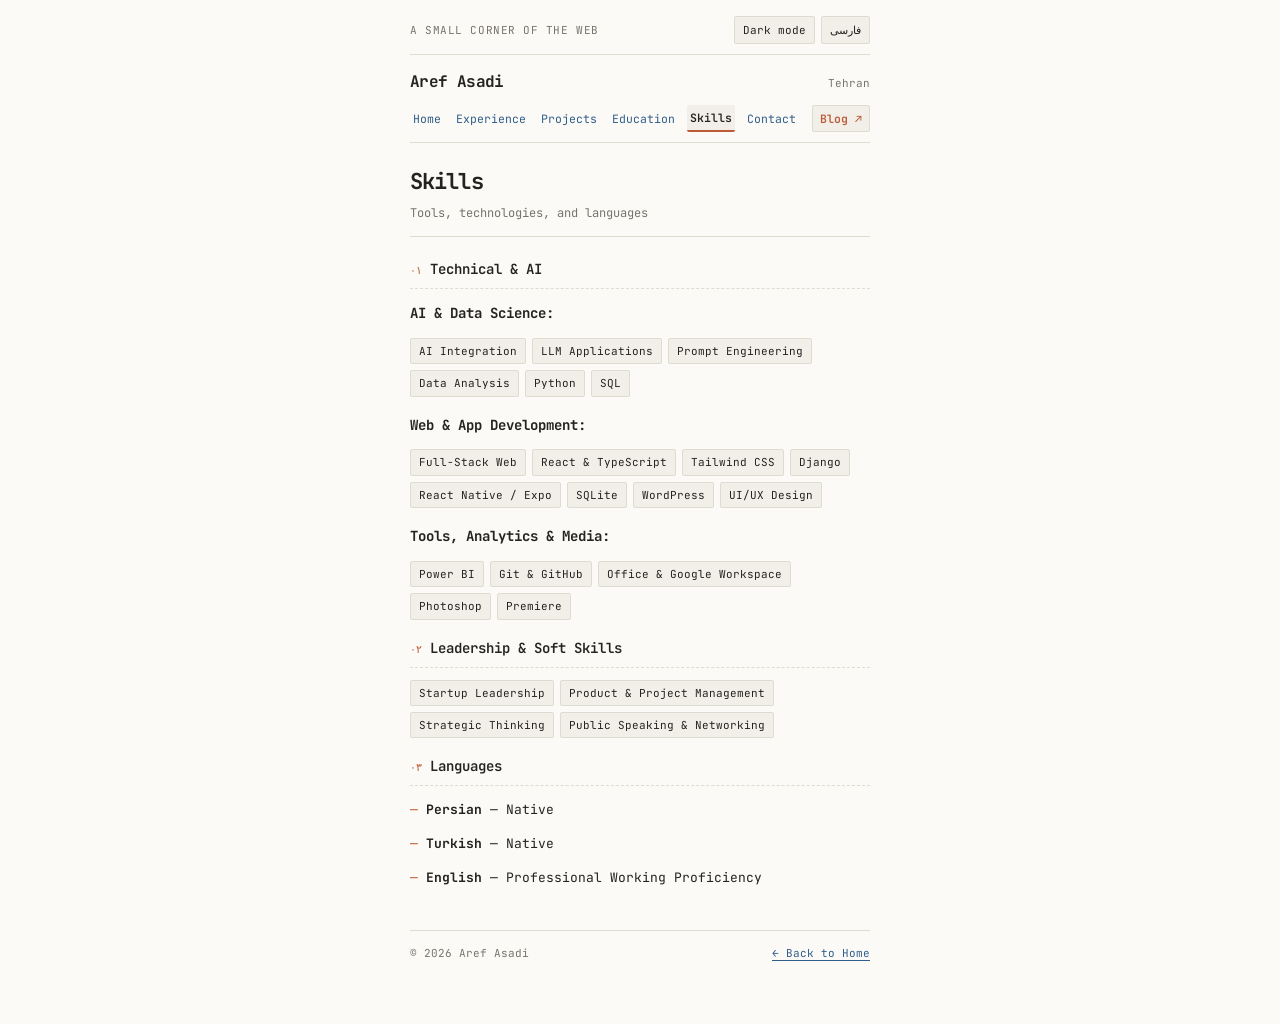
<file: skills.html>
<!DOCTYPE html>
<html lang="en" dir="ltr" data-theme="light">
<head>
  <meta charset="UTF-8">
  <meta name="viewport" content="width=device-width, initial-scale=1">
  <meta name="description" content="Skills and languages of Aref Asadi.">
  <title>Skills — Aref Asadi</title>
  <link rel="preconnect" href="https://fonts.googleapis.com">
  <link rel="preconnect" href="https://fonts.gstatic.com" crossorigin>
  <link href="https://fonts.googleapis.com/css2?family=JetBrains+Mono:wght@400;500;600;700&family=Vazirmatn:wght@400;500;600;700&display=swap" rel="stylesheet">
  <link rel="stylesheet" href="assets/style.css">
</head>
<body>
  <div class="shell">
    <div class="sticky-top">
      <div class="topline">
        <span class="topline-label"><span class="en">A small corner of the web</span><span class="fa">گوشه‌ای کوچک از وب</span></span>
        <div class="controls">
          <button id="theme-toggle" type="button" aria-pressed="false"><span class="en">Dark mode</span><span class="fa">حالت تاریک</span></button>
          <button id="language-toggle" type="button" lang="fa" aria-label="Switch language">فارسی</button>
        </div>
      </div>

      <header class="top-nav-wrap">
        <div class="brand-row">
          <a class="site-brand" href="index.html"><span class="en">Aref Asadi</span><span class="fa">عارف اسدی</span></a>
          <span class="muted" style="font-size: 11px;"><span class="en">Tehran</span><span class="fa">تهران</span></span>
        </div>
        <nav class="nav-bar" aria-label="Site navigation">
          <div class="nav-main-links">
            <a href="index.html"><span class="en">Home</span><span class="fa">خانه</span></a>
            <a href="experience.html"><span class="en">Experience</span><span class="fa">سوابق</span></a>
            <a href="projects.html"><span class="en">Projects</span><span class="fa">پروژه‌ها</span></a>
            <a href="education.html"><span class="en">Education</span><span class="fa">تحصیلات</span></a>
            <a href="skills.html"><span class="en">Skills</span><span class="fa">مهارت‌ها</span></a>
            <a href="contact.html"><span class="en">Contact</span><span class="fa">تماس</span></a>
          </div>
          <a class="nav-blog-link" href="blog.html"><span class="en">Blog ↗</span><span class="fa">وبلاگ ↖</span></a>
        </nav>
      </header>
    </div>

    <main class="pg-main">
      <header class="page-header">
        <h1><span class="en">Skills</span><span class="fa">مهارت‌ها</span></h1>
        <p class="subtitle"><span class="en">Tools, technologies, and languages</span><span class="fa">ابزارها، فناوری‌ها و زبان‌ها</span></p>
      </header>

      <section>
        <h2><span class="number">۰۱</span><span class="en">Technical &amp; AI</span><span class="fa">توسعه فنی و هوش مصنوعی</span></h2>
        <p><strong><span class="en">AI &amp; Data Science:</span><span class="fa">هوش مصنوعی و علم داده:</span></strong></p>
        <ul class="tag-list">
          <li><span class="en">AI Integration</span><span class="fa">یکپارچه‌سازی هوش مصنوعی</span></li>
          <li><span class="en">LLM Applications</span><span class="fa">اپلیکیشن‌های مدل زبانی</span></li>
          <li><span class="en">Prompt Engineering</span><span class="fa">مهندسی پرامپت</span></li>
          <li><span class="en">Data Analysis</span><span class="fa">تحلیل داده</span></li>
          <li><span class="en">Python</span><span class="fa">پایتون</span></li>
          <li><span class="en">SQL</span><span class="fa">پایگاه داده</span></li>
        </ul>

        <p><strong><span class="en">Web &amp; App Development:</span><span class="fa">توسعه وب و اپلیکیشن:</span></strong></p>
        <ul class="tag-list">
          <li><span class="en">Full-Stack Web</span><span class="fa">توسعه فول‌استک وب</span></li>
          <li><span class="en">React &amp; TypeScript</span><span class="fa">ری‌اکت و تایپ‌اسکریپت</span></li>
          <li><span class="en">Tailwind CSS</span><span class="fa">تیلویند</span></li>
          <li><span class="en">Django</span><span class="fa">جنگو</span></li>
          <li><span class="en">React Native / Expo</span><span class="fa">ری‌اکت نیتیو</span></li>
          <li><span class="en">SQLite</span><span class="fa">اس‌کیوال‌لایت</span></li>
          <li><span class="en">WordPress</span><span class="fa">وردپرس</span></li>
          <li><span class="en">UI/UX Design</span><span class="fa">طراحی رابط و تجربه کاربری</span></li>
        </ul>

        <p><strong><span class="en">Tools, Analytics &amp; Media:</span><span class="fa">ابزارها، تحلیل و رسانه:</span></strong></p>
        <ul class="tag-list">
          <li><span class="en">Power BI</span><span class="fa">پاور بی‌آی</span></li>
          <li><span class="en">Git &amp; GitHub</span><span class="fa">گیت و گیت‌هاب</span></li>
          <li><span class="en">Office &amp; Google Workspace</span><span class="fa">مجموعه آفیس و گوگل</span></li>
          <li><span class="en">Photoshop</span><span class="fa">فتوشاپ</span></li>
          <li><span class="en">Premiere</span><span class="fa">پریمیر</span></li>
        </ul>
      </section>

      <section>
        <h2><span class="number">۰۲</span><span class="en">Leadership &amp; Soft Skills</span><span class="fa">مهارت‌های مدیریتی و نرم</span></h2>
        <ul class="tag-list">
          <li><span class="en">Startup Leadership</span><span class="fa">رهبری استارتاپ و کارآفرینی</span></li>
          <li><span class="en">Product &amp; Project Management</span><span class="fa">مدیریت محصول و پروژه</span></li>
          <li><span class="en">Strategic Thinking</span><span class="fa">تفکر راهبردی و حل مسئله</span></li>
          <li><span class="en">Public Speaking &amp; Networking</span><span class="fa">سخنرانی، داستان‌سرایی و شبکه‌سازی</span></li>
        </ul>
      </section>

      <section>
        <h2><span class="number">۰۳</span><span class="en">Languages</span><span class="fa">زبان‌ها</span></h2>
        <ul class="plain-list">
          <li><span class="en"><strong>Persian</strong> — Native</span><span class="fa"><strong>فارسی</strong> — زبان مادری</span></li>
          <li><span class="en"><strong>Turkish</strong> — Native</span><span class="fa"><strong>ترکی</strong> — زبان مادری</span></li>
          <li><span class="en"><strong>English</strong> — Professional Working Proficiency</span><span class="fa"><strong>انگلیسی</strong> — تسلط حرفه‌ای کاری</span></li>
        </ul>
      </section>
    </main>

    <footer class="site-footer">
      <span><span class="en">© 2026 Aref Asadi</span><span class="fa">© ۱۴۰۵ عارف اسدی</span></span>
      <span><a href="index.html"><span class="en">← Back to Home</span><span class="fa">بازگشت به خانه →</span></a></span>
    </footer>
  </div>

  <script src="assets/app.js"></script>
</body>
</html>
</file>
<file: assets/style.css>
:root {
  color-scheme: light;
  --paper: #fbfaf6;
  --ink: #24231f;
  --muted: #77746c;
  --rule: #dedbd1;
  --link: #315d8a;
  --accent: #bd5b36;
  --soft: #f1efe8;
  --focus: #bd5b36;
}

:root[data-theme="dark"] {
  color-scheme: dark;
  --paper: #171815;
  --ink: #e8e5dc;
  --muted: #aaa69b;
  --rule: #393a34;
  --link: #91b9e2;
  --accent: #e69b76;
  --soft: #22231f;
  --focus: #e69b76;
}

* {
  box-sizing: border-box;
}

html {
  scroll-behavior: smooth;
  scroll-padding-top: 110px;
}

body {
  margin: 0;
  background: var(--paper);
  color: var(--ink);
  font: 14px/1.85 "JetBrains Mono", monospace;
  transition: background-color 0.18s ease, color 0.18s ease;
}

html[lang="fa"] body {
  font-family: "Vazirmatn", sans-serif;
  font-size: 15px;
  line-height: 1.95;
}

a {
  color: var(--link);
  text-decoration: underline;
  text-decoration-thickness: 1px;
  text-underline-offset: 3px;
}

a:hover {
  color: var(--accent);
}

a:focus-visible,
button:focus-visible {
  outline: 2px solid var(--focus);
  outline-offset: 3px;
}

/* Unified mobile-width single column across all screens */
.shell {
  width: min(100% - 28px, 460px);
  margin: 0 auto;
  padding: 0 0 60px;
}

/* Sticky header for effortless navigation */
.sticky-top {
  position: sticky;
  top: 0;
  z-index: 50;
  background: var(--paper);
  padding-top: 16px;
  border-bottom: 1px solid var(--rule);
  margin-bottom: 24px;
}

.topline {
  display: flex;
  align-items: center;
  justify-content: space-between;
  gap: 12px;
  padding-bottom: 10px;
  border-bottom: 1px solid var(--rule);
  color: var(--muted);
  font-size: 11px;
}

.topline-label {
  letter-spacing: 0.05em;
  text-transform: uppercase;
}

html[lang="fa"] .topline-label {
  letter-spacing: 0;
  text-transform: none;
}

.controls {
  display: flex;
  gap: 6px;
}

.controls button {
  border: 1px solid var(--rule);
  border-radius: 2px;
  padding: 3px 8px;
  background: var(--soft);
  color: var(--ink);
  cursor: pointer;
  font: inherit;
  font-size: 11px;
}

.controls button:hover {
  border-color: var(--accent);
}

.top-nav-wrap {
  padding: 12px 0 10px;
}

.brand-row {
  display: flex;
  align-items: baseline;
  justify-content: space-between;
  gap: 8px 12px;
  margin-bottom: 8px;
}

.site-brand {
  text-decoration: none;
  color: var(--ink);
  font-weight: 700;
  font-size: 16px;
  letter-spacing: -0.04em;
}

html[lang="fa"] .site-brand {
  letter-spacing: 0;
  font-size: 17px;
}

.site-brand:hover {
  color: var(--accent);
}

/* Navigation: Home, Experience, Projects, Education, Skills, Contact on start side; Blog pushed to opposite side */
.nav-bar {
  display: flex;
  flex-wrap: wrap;
  align-items: center;
  justify-content: space-between;
  gap: 6px 10px;
  font-size: 11.5px;
}

.nav-main-links {
  display: flex;
  flex-wrap: wrap;
  align-items: center;
  gap: 4px 9px;
}

.nav-bar a {
  text-decoration: none;
  color: var(--link);
  padding: 2px 3px;
  border-radius: 2px;
}

.nav-bar a:hover {
  color: var(--accent);
  text-decoration: underline;
}

.nav-bar a[aria-current="page"] {
  color: var(--ink);
  font-weight: 600;
  background: var(--soft);
  border-bottom: 2px solid var(--accent);
}

/* Blog link clearly separated and aligned to the opposite edge */
.nav-blog-link {
  margin-inline-start: auto;
  padding: 2px 7px !important;
  border: 1px solid var(--rule);
  background: var(--soft);
  color: var(--accent) !important;
  font-weight: 600;
}

.nav-blog-link[aria-current="page"] {
  color: var(--ink) !important;
  border-color: var(--accent);
}

.pg-main {
  min-width: 0;
}

.page-header {
  margin-bottom: 20px;
  padding-bottom: 12px;
  border-bottom: 1px solid var(--rule);
}

h1 {
  margin: 0;
  font-size: 22px;
  line-height: 1.35;
  letter-spacing: -0.04em;
}

html[lang="fa"] h1 {
  letter-spacing: 0;
}

.subtitle {
  margin: 5px 0 0;
  color: var(--muted);
  font-size: 12px;
}

h2 {
  display: flex;
  align-items: baseline;
  gap: 8px;
  margin: 26px 0 12px;
  padding-bottom: 5px;
  border-bottom: 1px dashed var(--rule);
  font-size: 14px;
  font-weight: 600;
}

h2:first-child {
  margin-top: 0;
}

h2 .number {
  color: var(--accent);
  font-size: 11px;
  font-weight: 400;
}

h3 {
  margin: 0;
  font-size: 13.5px;
  font-weight: 600;
}

/* Justified text across paragraphs and descriptions */
p,
.entry p,
.entry li,
.plain-list li,
.essay-body p,
.essay-body li,
.essay-excerpt {
  text-align: justify;
  text-justify: inter-word;
}

p {
  margin: 11px 0;
}

.muted,
time {
  color: var(--muted);
}

.entry {
  position: relative;
  margin: 0 0 18px;
  padding-inline-start: 14px;
}

.entry::before {
  position: absolute;
  top: 9px;
  inset-inline-start: 0;
  width: 5px;
  height: 5px;
  border: 1px solid var(--accent);
  border-radius: 50%;
  content: "";
}

.entry-head {
  display: block;
}

.entry-meta {
  display: block;
  color: var(--muted);
  font-size: 11px;
  margin-top: 1px;
}

.entry p {
  margin: 5px 0 0;
  font-size: 12.5px;
}

.entry ul {
  margin: 5px 0 0;
  padding-inline-start: 16px;
  font-size: 12.5px;
}

.entry li {
  margin: 4px 0;
}

.tag-list {
  display: flex;
  flex-wrap: wrap;
  gap: 6px;
  margin: 8px 0 16px;
  padding: 0;
  list-style: none;
}

.tag-list li {
  padding: 2px 8px;
  border: 1px solid var(--rule);
  border-radius: 2px;
  background: var(--soft);
  color: var(--ink);
  font-size: 11px;
  text-align: start;
}

.plain-list {
  margin: 0;
  padding: 0;
  list-style: none;
}

.plain-list li {
  margin: 0 0 10px;
  font-size: 13px;
}

.plain-list li::before {
  margin-inline-end: 8px;
  color: var(--accent);
  content: "—";
}

/* Simple non-table list rows */
.simple-row {
  padding: 8px 0;
  border-bottom: 1px dotted var(--rule);
  font-size: 12.5px;
}

.simple-row:last-child {
  border-bottom: none;
}

/* Writing / Blog callout & list */
.writing-box {
  margin: 26px 0 0;
  padding: 13px 14px;
  border: 1px solid var(--rule);
  border-inline-start: 3px solid var(--accent);
  background: var(--soft);
}

.writing-box-head {
  display: flex;
  align-items: baseline;
  justify-content: space-between;
  gap: 8px;
  margin-bottom: 6px;
}

.writing-box-title {
  font-weight: 700;
  font-size: 13.5px;
  color: var(--ink);
}

.essay-item {
  padding: 13px 0;
  border-bottom: 1px dotted var(--rule);
}

.essay-item:first-child {
  padding-top: 0;
}

.essay-item-head {
  display: block;
}

.essay-title-link {
  font-weight: 600;
  font-size: 14px;
}

.essay-excerpt {
  margin: 5px 0 0;
  font-size: 12.5px;
  color: var(--muted);
}

/* Essay body */
.essay-body {
  margin-top: 16px;
  font-size: 13.5px;
}

html[lang="fa"] .essay-body {
  font-size: 15px;
}

.essay-body h2 {
  margin-top: 24px;
}

.essay-body blockquote {
  margin: 14px 0;
  padding: 8px 12px;
  border-inline-start: 2px solid var(--accent);
  background: var(--soft);
  color: var(--muted);
}

.essay-body pre,
.essay-body code {
  background: var(--soft);
  border: 1px solid var(--rule);
  border-radius: 2px;
  font-family: "JetBrains Mono", monospace;
  font-size: 12px;
}

.essay-body code {
  padding: 1px 4px;
}

.essay-body pre {
  padding: 10px 12px;
  overflow-x: auto;
  text-align: left;
  direction: ltr;
}

.essay-body pre code {
  border: none;
  padding: 0;
}

.essay-body img {
  max-width: 100%;
  height: auto;
  border: 1px solid var(--rule);
  margin: 12px 0;
}

.site-footer {
  display: flex;
  flex-wrap: wrap;
  align-items: center;
  justify-content: space-between;
  gap: 10px;
  margin-top: 40px;
  padding-top: 12px;
  border-top: 1px solid var(--rule);
  color: var(--muted);
  font-size: 11px;
}

.fa {
  display: none;
}

html[lang="fa"] .en {
  display: none;
}

html[lang="fa"] .fa {
  display: initial;
}

@media (prefers-reduced-motion: reduce) {
  html {
    scroll-behavior: auto;
  }
  body {
    transition: none;
  }
}
</file>
